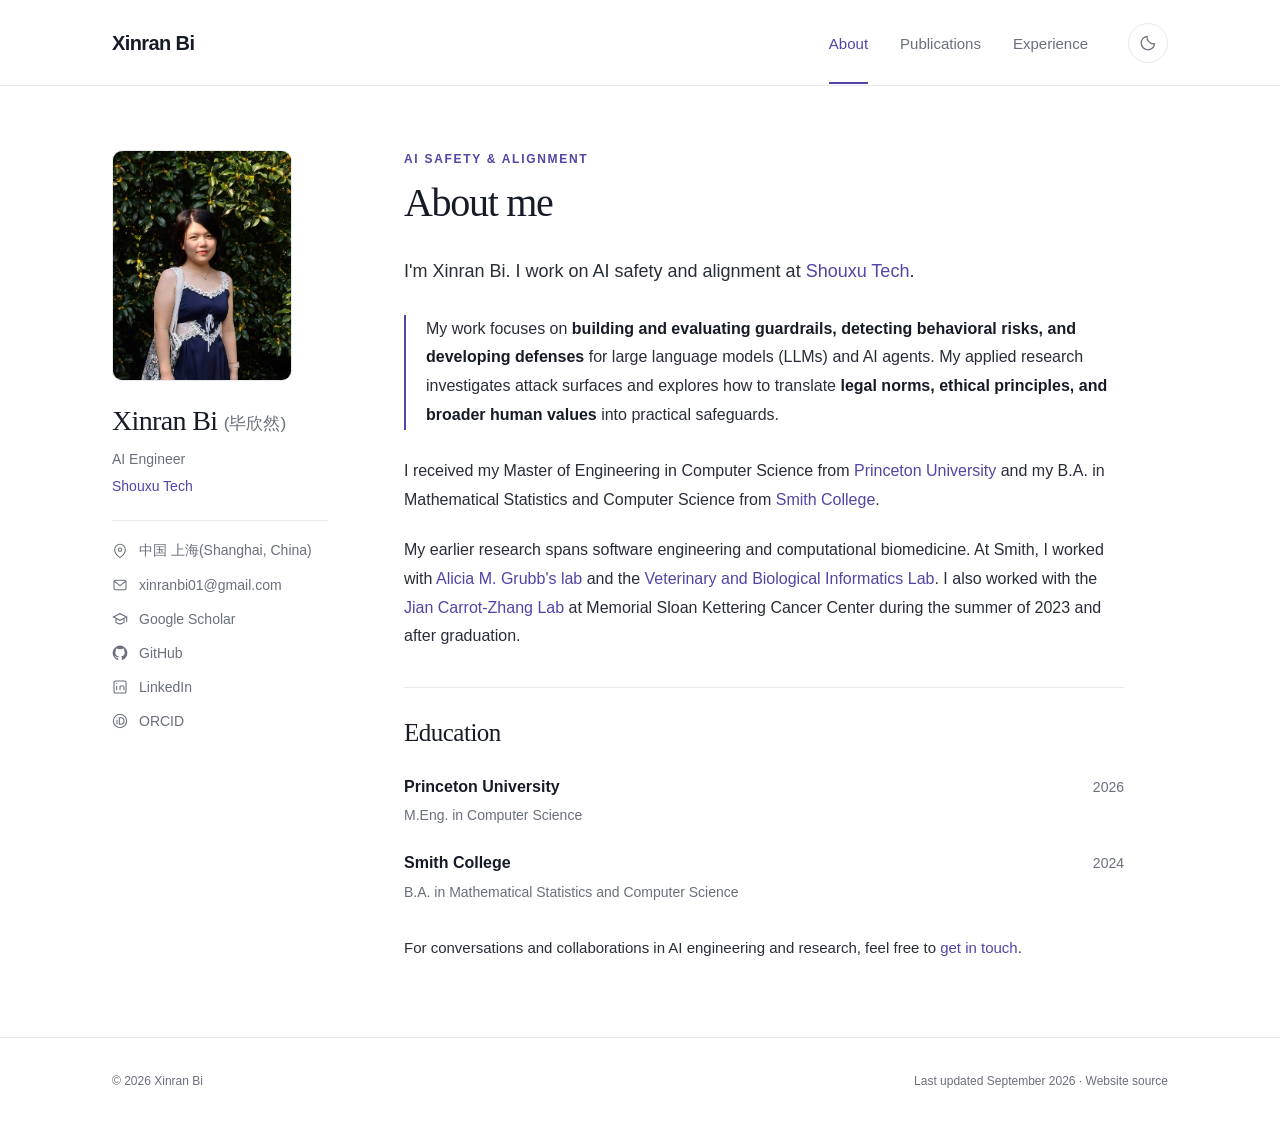
<file: index.html>
<!doctype html>
<html lang="en">
<head>
  <meta charset="utf-8">
  <meta name="viewport" content="width=device-width, initial-scale=1">
  <title>Xinran Bi | AI Safety & Alignment</title>
  <meta name="description" content="Xinran Bi is an AI Engineer working on guardrails, behavioral risk detection, and defenses for LLMs and AI agents, with a focus on safety and alignment.">
  <meta name="author" content="Xinran Bi">
  <link rel="canonical" href="https://violetbi.github.io/">
  <meta property="og:type" content="website">
  <meta property="og:title" content="Xinran Bi | AI Safety & Alignment">
  <meta property="og:description" content="Engineering and applied research on the safety, security, and alignment of large language models and AI agents.">
  <meta property="og:url" content="https://violetbi.github.io/">
  <link rel="icon" href="/favicon.svg" type="image/svg+xml">
  <link rel="stylesheet" href="/site.css">
  <script src="/theme.js"></script>
</head>
<body>
  <a class="skip-link" href="#main">Skip to content</a>
  <header class="masthead">
    <div class="header-inner">
      <a class="brand" href="/">Xinran Bi</a>
      <nav class="site-nav" aria-label="Main navigation">
        <a href="/" aria-current="page">About</a>
        <a href="/publications.html">Publications</a>
        <a href="/experience.html">Experience</a>
      </nav>
      <button class="theme-toggle" type="button" aria-label="Switch to dark theme" aria-pressed="false">
        <svg class="moon" viewBox="0 0 24 24" fill="none" stroke="currentColor" stroke-width="1.6" aria-hidden="true"><path d="M20.8 13.2A9 9 0 0 1 10.8 3.1 9 9 0 1 0 20.8 13.2Z"/></svg>
        <svg class="sun" viewBox="0 0 24 24" fill="none" stroke="currentColor" stroke-width="1.6" aria-hidden="true"><circle cx="12" cy="12" r="4"/><path d="M12 2v2m0 16v2M2 12h2m16 0h2M5 5l1.5 1.5m11 11L19 19M5 19l1.5-1.5m11-11L19 5"/></svg>
      </button>
    </div>
  </header>
  <div class="layout">
    <aside class="profile" aria-label="Xinran Bi's profile">
      <img class="portrait" src="/xinran-bi.jpg" width="827" height="1063" alt="Portrait of Xinran Bi" fetchpriority="high">
      <h2 class="profile-name">Xinran Bi <span class="name-cn">(毕欣然)</span></h2>
      <p class="profile-focus">AI Engineer</p>
      <p class="affiliation"><a href="https://www.shouxu.tech/zh">Shouxu Tech</a></p>
      <ul class="profile-links">
        <li class="profile-location"><svg viewBox="0 0 24 24" fill="none" stroke="currentColor" stroke-width="1.6" aria-hidden="true"><path d="M20 10c0 6-8 12-8 12S4 16 4 10a8 8 0 1 1 16 0Z"/><circle cx="12" cy="10" r="2.5"/></svg><span>中国 上海<span class="location-en"> (Shanghai, China)</span></span></li>
        <li class="profile-email"><a class="email" href="mailto:xinranbi01@gmail.com"><svg viewBox="0 0 24 24" fill="none" stroke="currentColor" stroke-width="1.6" aria-hidden="true"><rect x="3" y="5" width="18" height="14" rx="2"/><path d="m3 6 9 7 9-7"/></svg>xinranbi01@gmail.com</a></li>
        <li><a href="https://scholar.google.com/citations?user=RRVMsBoAAAAJ&amp;hl=en"><svg viewBox="0 0 24 24" fill="none" stroke="currentColor" stroke-width="1.6" aria-hidden="true"><path d="m2 9 10-5 10 5-10 5-10-5Zm4 2v6c4 3 8 3 12 0v-6m4-2v8"/></svg>Google Scholar</a></li>
        <li><a href="https://github.com/violetbi"><svg viewBox="0 0 24 24" fill="currentColor" aria-hidden="true"><path d="M12 .9A11.1 11.1 0 0 0 8.5 22.5c.55.1.76-.24.76-.54v-2.1c-3.1.67-3.76-1.32-3.76-1.32-.5-1.28-1.23-1.62-1.23-1.62-1-.69.08-.67.08-.67 1.11.08 1.69 1.14 1.69 1.14.99 1.69 2.6 1.2 3.23.92.1-.72.39-1.2.7-1.47-2.48-.28-5.09-1.24-5.09-5.52 0-1.22.44-2.22 1.15-3-.11-.28-.5-1.42.11-2.95 0 0 .94-.3 3.06 1.14a10.7 10.7 0 0 1 5.57 0c2.12-1.44 3.05-1.14 3.05-1.14.61 1.53.23 2.67.11 2.95.72.78 1.15 1.78 1.15 3 0 4.3-2.61 5.24-5.1 5.52.4.35.76 1.02.76 2.06v3.06c0 .3.2.65.77.54A11.1 11.1 0 0 0 12 .9Z"/></svg>GitHub</a></li>
        <li><a href="https://www.linkedin.com/in/xinranbi/"><svg viewBox="0 0 24 24" fill="none" stroke="currentColor" stroke-width="1.6" aria-hidden="true"><rect x="3" y="3" width="18" height="18" rx="2"/><path d="M7 10v7m0-11v1m5 10v-7m0 3a3 3 0 0 1 6 0v4"/></svg>LinkedIn</a></li>
        <li><a href="https://orcid.org/0009-0007-6651-6906"><svg viewBox="0 0 24 24" fill="none" stroke="currentColor" stroke-width="1.6" aria-hidden="true"><circle cx="12" cy="12" r="10"/><path d="M7.5 10v7m0-10v1M11 7h2a5 5 0 0 1 0 10h-2V7Z"/></svg>ORCID</a></li>
      </ul>
    </aside>
    <main class="content" id="main">
      <p class="eyebrow">AI safety & alignment</p>
      <h1>About me</h1>
      <p class="lead">I'm Xinran Bi. I work on AI safety and alignment at <a href="https://www.shouxu.tech/zh">Shouxu Tech</a>. </p>
      <div class="research-copy">
        <p>My work focuses on <strong>building and evaluating guardrails, detecting behavioral risks, and developing defenses</strong> for large language models (LLMs) and AI agents. My applied research investigates attack surfaces and explores how to translate <strong>legal norms, ethical principles, and broader human values</strong> into practical safeguards.</p>
      </div>
      <p>I received my Master of Engineering in Computer Science from <a href="https://www.princeton.edu/">Princeton University</a> and my B.A. in Mathematical Statistics and Computer Science from <a href="https://www.smith.edu/">Smith College</a>.</p>
      <p>My earlier research spans software engineering and computational biomedicine. At Smith, I worked with <a href="https://amgrubb.github.io/grubb-lab/">Alicia M. Grubb's lab</a> and the <a href="https://vbilsmith.github.io/">Veterinary and Biological Informatics Lab</a>. I also worked with the <a href="https://www.mskcc.org/research-areas/labs/members/xinran-bi">Jian Carrot-Zhang Lab</a> at Memorial Sloan Kettering Cancer Center during the summer of 2023 and after graduation.</p>
      <section class="section" aria-labelledby="education-heading">
        <h2 id="education-heading">Education</h2>
        <ul class="education">
          <li><div><span class="school">Princeton University</span><span class="degree">M.Eng. in Computer Science</span></div><time datetime="2026">2026</time></li>
          <li><div><span class="school">Smith College</span><span class="degree">B.A. in Mathematical Statistics and Computer Science</span></div><time datetime="2024">2024</time></li>
        </ul>
      </section>
      <p class="contact-note">For conversations and collaborations in AI engineering and research, feel free to <a href="mailto:xinranbi01@gmail.com">get in touch</a>.</p>
    </main>
  </div>
  <footer class="site-footer"><div class="footer-inner"><p>© 2026 Xinran Bi</p><p>Last updated September 2026 · <a href="https://github.com/violetbi/violetbi.github.io">Website source</a></p></div></footer>
</body>
</html>
</file>
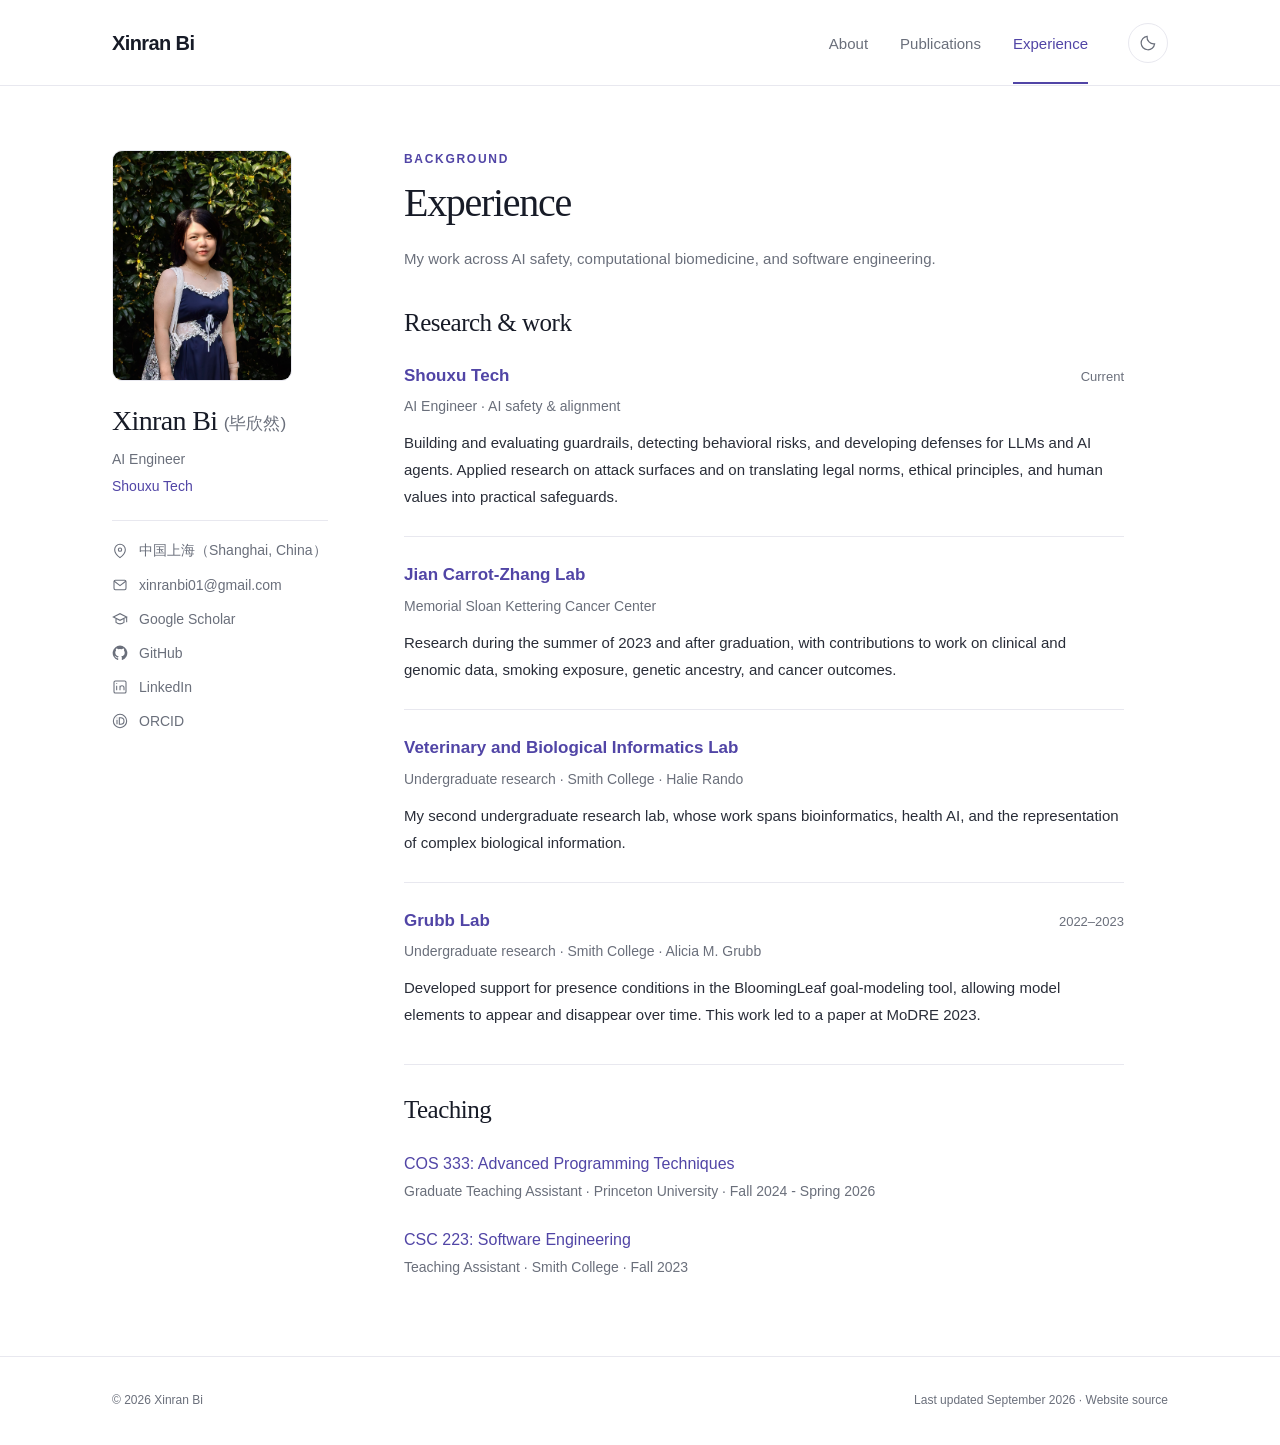
<file: experience.html>
<!doctype html>
<html lang="en">
<head>
  <meta charset="utf-8">
  <meta name="viewport" content="width=device-width, initial-scale=1">
  <title>Experience | Xinran Bi</title>
  <meta name="description" content="Xinran Bi’s research and work at Shouxu Tech, Memorial Sloan Kettering Cancer Center, and Smith College.">
  <meta name="author" content="Xinran Bi">
  <link rel="canonical" href="https://violetbi.github.io/experience.html">
  <meta property="og:type" content="website">
  <meta property="og:title" content="Experience | Xinran Bi">
  <meta property="og:description" content="Xinran Bi’s research and work at Shouxu Tech, Memorial Sloan Kettering Cancer Center, and Smith College.">
  <meta property="og:url" content="https://violetbi.github.io/experience.html">
  <link rel="icon" href="/favicon.svg" type="image/svg+xml">
  <link rel="stylesheet" href="/site.css">
  <script src="/theme.js"></script>
</head>
<body>
  <a class="skip-link" href="#main">Skip to content</a>
  <header class="masthead">
    <div class="header-inner">
      <a class="brand" href="/">Xinran Bi</a>
      <nav class="site-nav" aria-label="Main navigation">
        <a href="/">About</a>
        <a href="/publications.html">Publications</a>
        <a href="/experience.html" aria-current="page">Experience</a>
      </nav>
      <button class="theme-toggle" type="button" aria-label="Switch to dark theme" aria-pressed="false">
        <svg class="moon" viewBox="0 0 24 24" fill="none" stroke="currentColor" stroke-width="1.6" aria-hidden="true"><path d="M20.8 13.2A9 9 0 0 1 10.8 3.1 9 9 0 1 0 20.8 13.2Z"/></svg>
        <svg class="sun" viewBox="0 0 24 24" fill="none" stroke="currentColor" stroke-width="1.6" aria-hidden="true"><circle cx="12" cy="12" r="4"/><path d="M12 2v2m0 16v2M2 12h2m16 0h2M5 5l1.5 1.5m11 11L19 19M5 19l1.5-1.5m11-11L19 5"/></svg>
      </button>
    </div>
  </header>
  <div class="layout">
    <aside class="profile" aria-label="Xinran Bi's profile">
      <img class="portrait" src="/xinran-bi.jpg" width="827" height="1063" alt="Portrait of Xinran Bi" fetchpriority="high">
      <h2 class="profile-name">Xinran Bi <span class="name-cn">(毕欣然)</span></h2>
      <p class="profile-focus">AI Engineer</p>
      <p class="affiliation"><a href="https://www.shouxu.tech/zh">Shouxu Tech</a></p>
      <ul class="profile-links">
        <li class="profile-location"><svg viewBox="0 0 24 24" fill="none" stroke="currentColor" stroke-width="1.6" aria-hidden="true"><path d="M20 10c0 6-8 12-8 12S4 16 4 10a8 8 0 1 1 16 0Z"/><circle cx="12" cy="10" r="2.5"/></svg><span>中国上海<span class="location-en">（Shanghai, China）</span></span></li>
        <li class="profile-email"><a class="email" href="mailto:xinranbi01@gmail.com"><svg viewBox="0 0 24 24" fill="none" stroke="currentColor" stroke-width="1.6" aria-hidden="true"><rect x="3" y="5" width="18" height="14" rx="2"/><path d="m3 6 9 7 9-7"/></svg>xinranbi01@gmail.com</a></li>
        <li><a href="https://scholar.google.com/citations?user=RRVMsBoAAAAJ&amp;hl=en"><svg viewBox="0 0 24 24" fill="none" stroke="currentColor" stroke-width="1.6" aria-hidden="true"><path d="m2 9 10-5 10 5-10 5-10-5Zm4 2v6c4 3 8 3 12 0v-6m4-2v8"/></svg>Google Scholar</a></li>
        <li><a href="https://github.com/violetbi"><svg viewBox="0 0 24 24" fill="currentColor" aria-hidden="true"><path d="M12 .9A11.1 11.1 0 0 0 8.5 22.5c.55.1.76-.24.76-.54v-2.1c-3.1.67-3.76-1.32-3.76-1.32-.5-1.28-1.23-1.62-1.23-1.62-1-.69.08-.67.08-.67 1.11.08 1.69 1.14 1.69 1.14.99 1.69 2.6 1.2 3.23.92.1-.72.39-1.2.7-1.47-2.48-.28-5.09-1.24-5.09-5.52 0-1.22.44-2.22 1.15-3-.11-.28-.5-1.42.11-2.95 0 0 .94-.3 3.06 1.14a10.7 10.7 0 0 1 5.57 0c2.12-1.44 3.05-1.14 3.05-1.14.61 1.53.23 2.67.11 2.95.72.78 1.15 1.78 1.15 3 0 4.3-2.61 5.24-5.1 5.52.4.35.76 1.02.76 2.06v3.06c0 .3.2.65.77.54A11.1 11.1 0 0 0 12 .9Z"/></svg>GitHub</a></li>
        <li><a href="https://www.linkedin.com/in/xinranbi/"><svg viewBox="0 0 24 24" fill="none" stroke="currentColor" stroke-width="1.6" aria-hidden="true"><rect x="3" y="3" width="18" height="18" rx="2"/><path d="M7 10v7m0-11v1m5 10v-7m0 3a3 3 0 0 1 6 0v4"/></svg>LinkedIn</a></li>
        <li><a href="https://orcid.org/0009-0007-6651-6906"><svg viewBox="0 0 24 24" fill="none" stroke="currentColor" stroke-width="1.6" aria-hidden="true"><circle cx="12" cy="12" r="10"/><path d="M7.5 10v7m0-10v1M11 7h2a5 5 0 0 1 0 10h-2V7Z"/></svg>ORCID</a></li>
      </ul>
    </aside>
    <main class="content" id="main">
      <p class="eyebrow">Background</p>
      <h1>Experience</h1>
      <p class="page-intro">My work across AI safety, computational biomedicine, and software engineering.</p>
      <section aria-labelledby="research-heading">
        <h2 id="research-heading">Research &amp; work</h2>
        <article class="experience-item">
          <div class="experience-top"><h3><a href="https://www.shouxu.tech/zh">Shouxu Tech</a></h3><span class="period">Current</span></div>
          <p class="institution">AI Engineer · AI safety &amp; alignment</p>
          <p>Building and evaluating guardrails, detecting behavioral risks, and developing defenses for LLMs and AI agents. Applied research on attack surfaces and on translating legal norms, ethical principles, and human values into practical safeguards.</p>
        </article>
        <article class="experience-item">
          <h3><a href="https://www.mskcc.org/research-areas/labs/members/xinran-bi">Jian Carrot-Zhang Lab</a></h3>
          <p class="institution">Memorial Sloan Kettering Cancer Center</p>
          <p>Research during the summer of 2023 and after graduation, with contributions to work on clinical and genomic data, smoking exposure, genetic ancestry, and cancer outcomes.</p>
        </article>
        <article class="experience-item">
          <h3><a href="https://vbilsmith.github.io/">Veterinary and Biological Informatics Lab</a></h3>
          <p class="institution">Undergraduate research · Smith College · Halie Rando</p>
          <p>My second undergraduate research lab, whose work spans bioinformatics, health AI, and the representation of complex biological information.</p>
        </article>
        <article class="experience-item">
          <div class="experience-top"><h3><a href="https://amgrubb.github.io/grubb-lab/">Grubb Lab</a></h3><span class="period">2022–2023</span></div>
          <p class="institution">Undergraduate research · Smith College · Alicia M. Grubb</p>
          <p>Developed support for presence conditions in the BloomingLeaf goal-modeling tool, allowing model elements to appear and disappear over time. This work led to a paper at MoDRE 2023.</p>
        </article>
      </section>
      <section class="section" aria-labelledby="teaching-heading">
        <h2 id="teaching-heading">Teaching</h2>
        <ul class="teaching-list">
          <li><a href="https://www.cs.princeton.edu/courses/archive/spr26/cos333/">COS 333: Advanced Programming Techniques</a>Graduate Teaching Assistant · Princeton University · Fall 2024 - Spring 2026</li>
          <li><a href="https://deadroxy.com/syllabi/CSC223-F23.pdf">CSC 223: Software Engineering</a>Teaching Assistant · Smith College · Fall 2023</li>
        </ul>
      </section>
    </main>
  </div>
  <footer class="site-footer"><div class="footer-inner"><p>© 2026 Xinran Bi</p><p>Last updated September 2026 · <a href="https://github.com/violetbi/violetbi.github.io">Website source</a></p></div></footer>
</body>
</html>
</file>
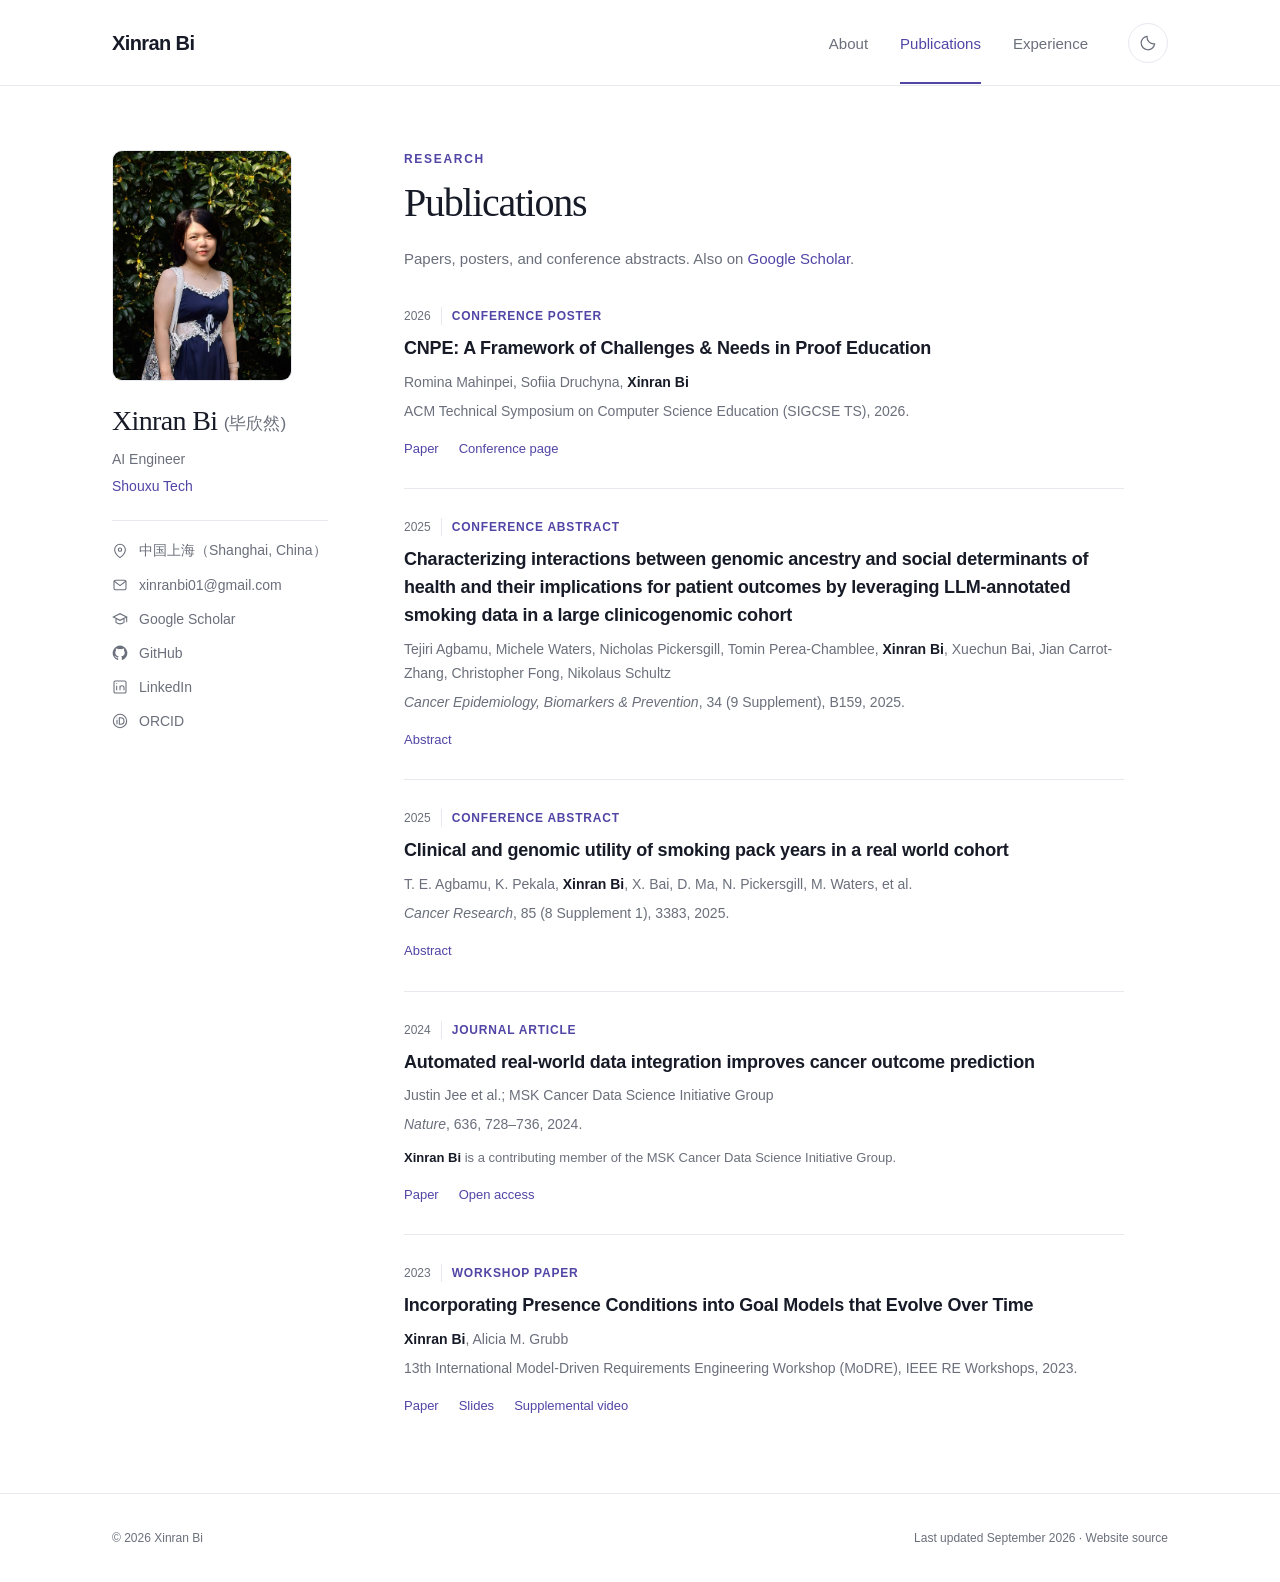
<file: publications.html>
<!doctype html>
<html lang="en">
<head>
  <meta charset="utf-8">
  <meta name="viewport" content="width=device-width, initial-scale=1">
  <title>Publications | Xinran Bi</title>
  <meta name="description" content="Publications by Xinran Bi in computer science education, computational oncology, and software engineering.">
  <meta name="author" content="Xinran Bi">
  <link rel="canonical" href="https://violetbi.github.io/publications.html">
  <meta property="og:type" content="website">
  <meta property="og:title" content="Publications | Xinran Bi">
  <meta property="og:description" content="Publications by Xinran Bi in computer science education, computational oncology, and software engineering.">
  <meta property="og:url" content="https://violetbi.github.io/publications.html">
  <link rel="icon" href="/favicon.svg" type="image/svg+xml">
  <link rel="stylesheet" href="/site.css">
  <script src="/theme.js"></script>
</head>
<body>
  <a class="skip-link" href="#main">Skip to content</a>
  <header class="masthead">
    <div class="header-inner">
      <a class="brand" href="/">Xinran Bi</a>
      <nav class="site-nav" aria-label="Main navigation">
        <a href="/">About</a>
        <a href="/publications.html" aria-current="page">Publications</a>
        <a href="/experience.html">Experience</a>
      </nav>
      <button class="theme-toggle" type="button" aria-label="Switch to dark theme" aria-pressed="false">
        <svg class="moon" viewBox="0 0 24 24" fill="none" stroke="currentColor" stroke-width="1.6" aria-hidden="true"><path d="M20.8 13.2A9 9 0 0 1 10.8 3.1 9 9 0 1 0 20.8 13.2Z"/></svg>
        <svg class="sun" viewBox="0 0 24 24" fill="none" stroke="currentColor" stroke-width="1.6" aria-hidden="true"><circle cx="12" cy="12" r="4"/><path d="M12 2v2m0 16v2M2 12h2m16 0h2M5 5l1.5 1.5m11 11L19 19M5 19l1.5-1.5m11-11L19 5"/></svg>
      </button>
    </div>
  </header>
  <div class="layout">
    <aside class="profile" aria-label="Xinran Bi's profile">
      <img class="portrait" src="/xinran-bi.jpg" width="827" height="1063" alt="Portrait of Xinran Bi" fetchpriority="high">
      <h2 class="profile-name">Xinran Bi <span class="name-cn">(毕欣然)</span></h2>
      <p class="profile-focus">AI Engineer</p>
      <p class="affiliation"><a href="https://www.shouxu.tech/zh">Shouxu Tech</a></p>
      <ul class="profile-links">
        <li class="profile-location"><svg viewBox="0 0 24 24" fill="none" stroke="currentColor" stroke-width="1.6" aria-hidden="true"><path d="M20 10c0 6-8 12-8 12S4 16 4 10a8 8 0 1 1 16 0Z"/><circle cx="12" cy="10" r="2.5"/></svg><span>中国上海<span class="location-en">（Shanghai, China）</span></span></li>
        <li class="profile-email"><a class="email" href="mailto:xinranbi01@gmail.com"><svg viewBox="0 0 24 24" fill="none" stroke="currentColor" stroke-width="1.6" aria-hidden="true"><rect x="3" y="5" width="18" height="14" rx="2"/><path d="m3 6 9 7 9-7"/></svg>xinranbi01@gmail.com</a></li>
        <li><a href="https://scholar.google.com/citations?user=RRVMsBoAAAAJ&amp;hl=en"><svg viewBox="0 0 24 24" fill="none" stroke="currentColor" stroke-width="1.6" aria-hidden="true"><path d="m2 9 10-5 10 5-10 5-10-5Zm4 2v6c4 3 8 3 12 0v-6m4-2v8"/></svg>Google Scholar</a></li>
        <li><a href="https://github.com/violetbi"><svg viewBox="0 0 24 24" fill="currentColor" aria-hidden="true"><path d="M12 .9A11.1 11.1 0 0 0 8.5 22.5c.55.1.76-.24.76-.54v-2.1c-3.1.67-3.76-1.32-3.76-1.32-.5-1.28-1.23-1.62-1.23-1.62-1-.69.08-.67.08-.67 1.11.08 1.69 1.14 1.69 1.14.99 1.69 2.6 1.2 3.23.92.1-.72.39-1.2.7-1.47-2.48-.28-5.09-1.24-5.09-5.52 0-1.22.44-2.22 1.15-3-.11-.28-.5-1.42.11-2.95 0 0 .94-.3 3.06 1.14a10.7 10.7 0 0 1 5.57 0c2.12-1.44 3.05-1.14 3.05-1.14.61 1.53.23 2.67.11 2.95.72.78 1.15 1.78 1.15 3 0 4.3-2.61 5.24-5.1 5.52.4.35.76 1.02.76 2.06v3.06c0 .3.2.65.77.54A11.1 11.1 0 0 0 12 .9Z"/></svg>GitHub</a></li>
        <li><a href="https://www.linkedin.com/in/xinranbi/"><svg viewBox="0 0 24 24" fill="none" stroke="currentColor" stroke-width="1.6" aria-hidden="true"><rect x="3" y="3" width="18" height="18" rx="2"/><path d="M7 10v7m0-11v1m5 10v-7m0 3a3 3 0 0 1 6 0v4"/></svg>LinkedIn</a></li>
        <li><a href="https://orcid.org/0009-0007-6651-6906"><svg viewBox="0 0 24 24" fill="none" stroke="currentColor" stroke-width="1.6" aria-hidden="true"><circle cx="12" cy="12" r="10"/><path d="M7.5 10v7m0-10v1M11 7h2a5 5 0 0 1 0 10h-2V7Z"/></svg>ORCID</a></li>
      </ul>
    </aside>
    <main class="content" id="main">
      <p class="eyebrow">Research</p>
      <h1>Publications</h1>
      <p class="page-intro">Papers, posters, and conference abstracts. Also on <a href="https://scholar.google.com/citations?user=RRVMsBoAAAAJ&amp;hl=en">Google Scholar</a>.</p>
      <article class="publication">
        <div class="pub-meta"><time datetime="2026">2026</time><span class="pub-kind">Conference poster</span></div>
        <h2><a href="https://doi.org/10.1145/3770761.3777193">CNPE: A Framework of Challenges &amp; Needs in Proof Education</a></h2>
        <p class="authors">Romina Mahinpei, Sofiia Druchyna, <strong>Xinran Bi</strong></p>
        <p class="venue">ACM Technical Symposium on Computer Science Education (SIGCSE TS), 2026.</p>
        <div class="pub-links"><a href="https://doi.org/10.1145/3770761.3777193">Paper</a><a href="https://sigcse2026.sigcse.org/details/sigcse-ts-2026-posters/27/CNPE-A-Framework-of-Challenges-Needs-in-Proof-Education">Conference page</a></div>
      </article>
      <article class="publication">
        <div class="pub-meta"><time datetime="2025">2025</time><span class="pub-kind">Conference abstract</span></div>
        <h2><a href="https://aacrjournals.org/cebp/article/34/9_Supplement/B159/764754">Characterizing interactions between genomic ancestry and social determinants of health and their implications for patient outcomes by leveraging LLM-annotated smoking data in a large clinicogenomic cohort</a></h2>
        <p class="authors">Tejiri Agbamu, Michele Waters, Nicholas Pickersgill, Tomin Perea-Chamblee, <strong>Xinran Bi</strong>, Xuechun Bai, Jian Carrot-Zhang, Christopher Fong, Nikolaus Schultz</p>
        <p class="venue"><em>Cancer Epidemiology, Biomarkers &amp; Prevention</em>, 34 (9 Supplement), B159, 2025.</p>
        <div class="pub-links"><a href="https://aacrjournals.org/cebp/article/34/9_Supplement/B159/764754">Abstract</a></div>
      </article>
      <article class="publication">
        <div class="pub-meta"><time datetime="2025">2025</time><span class="pub-kind">Conference abstract</span></div>
        <h2><a href="https://aacrjournals.org/cancerres/article/85/8_Supplement_1/3383/755622/Abstract-3383-Clinical-and-genomic-utility-of">Clinical and genomic utility of smoking pack years in a real world cohort</a></h2>
        <p class="authors">T. E. Agbamu, K. Pekala, <strong>Xinran Bi</strong>, X. Bai, D. Ma, N. Pickersgill, M. Waters, et al.</p>
        <p class="venue"><em>Cancer Research</em>, 85 (8 Supplement 1), 3383, 2025.</p>
        <div class="pub-links"><a href="https://aacrjournals.org/cancerres/article/85/8_Supplement_1/3383/755622/Abstract-3383-Clinical-and-genomic-utility-of">Abstract</a></div>
      </article>
      <article class="publication">
        <div class="pub-meta"><time datetime="2024">2024</time><span class="pub-kind">Journal article</span></div>
        <h2><a href="https://doi.org/10.1038/s41586-024-08167-5">Automated real-world data integration improves cancer outcome prediction</a></h2>
        <p class="authors">Justin Jee et al.; MSK Cancer Data Science Initiative Group</p>
        <p class="venue"><em>Nature</em>, 636, 728–736, 2024.</p>
        <p class="pub-note"><strong>Xinran Bi</strong> is a contributing member of the MSK Cancer Data Science Initiative Group.</p>
        <div class="pub-links"><a href="https://doi.org/10.1038/s41586-024-08167-5">Paper</a><a href="https://pmc.ncbi.nlm.nih.gov/articles/PMC11655358/">Open access</a></div>
      </article>
      <article class="publication">
        <div class="pub-meta"><time datetime="2023">2023</time><span class="pub-kind">Workshop paper</span></div>
        <h2><a href="https://doi.org/10.1109/REW57809.2023.00053">Incorporating Presence Conditions into Goal Models that Evolve Over Time</a></h2>
        <p class="authors"><strong>Xinran Bi</strong>, Alicia M. Grubb</p>
        <p class="venue">13th International Model-Driven Requirements Engineering Workshop (MoDRE), IEEE RE Workshops, 2023.</p>
        <div class="pub-links"><a href="https://doi.org/10.1109/REW57809.2023.00053">Paper</a><a href="https://www.modre2023.ece.mcgill.ca/proceedings/MoDRE2023_6_presentation.pdf">Slides</a><a href="https://scholarworks.smith.edu/csc_facpubs/349/">Supplemental video</a></div>
      </article>
    </main>
  </div>
  <footer class="site-footer"><div class="footer-inner"><p>© 2026 Xinran Bi</p><p>Last updated September 2026 · <a href="https://github.com/violetbi/violetbi.github.io">Website source</a></p></div></footer>
</body>
</html>
</file>
<file: site.css>
:root{color-scheme:light;--bg:#fff;--text:#292d38;--heading:#171b27;--muted:#6a6f7b;--accent:#5145a6;--line:#e8e8ef;--soft:#f5f4fa;--focus:#7465cc}
:root[data-theme="dark"]{color-scheme:dark;--bg:#171922;--text:#d4d6e0;--heading:#f1f1f7;--muted:#a3a7b8;--accent:#b8aaf3;--line:#313441;--soft:#222431;--focus:#c9bdfa}
*{box-sizing:border-box}html{scroll-behavior:smooth}body{margin:0;background:var(--bg);color:var(--text);font-family:-apple-system,BlinkMacSystemFont,"Segoe UI",Arial,sans-serif;font-size:16px;line-height:1.8;-webkit-font-smoothing:antialiased}a{color:var(--accent);text-decoration:none;text-underline-offset:4px}a:hover{text-decoration:underline}a:focus-visible,button:focus-visible,summary:focus-visible{outline:2px solid var(--focus);outline-offset:5px;border-radius:2px}button{font:inherit}svg{display:block}p{margin:0 0 1.35rem}strong{font-weight:600;color:var(--heading)}
.skip-link{position:fixed;top:-100px;left:16px;padding:8px 16px;background:var(--bg);z-index:10}.skip-link:focus{top:8px}.masthead{border-bottom:1px solid var(--line)}.header-inner{max-width:1120px;margin:auto;min-height:85px;display:flex;align-items:center;gap:40px;padding:0 32px}.brand{font-size:20px;font-weight:650;letter-spacing:-.6px;color:var(--heading);margin-right:auto}.brand:hover{text-decoration:none}.site-nav{display:flex;gap:32px;align-items:center}.site-nav a{color:var(--muted);font-size:15px;padding:28px 0 26px;position:relative}.site-nav a:hover{color:var(--heading);text-decoration:none}.site-nav a[aria-current="page"]{color:var(--accent)}.site-nav a[aria-current="page"]:after{content:"";position:absolute;bottom:-1px;left:0;right:0;height:2px;background:var(--accent)}.theme-toggle{display:grid;place-items:center;width:40px;height:40px;flex-shrink:0;border:1px solid var(--line);border-radius:50%;background:transparent;color:var(--muted);cursor:pointer}.theme-toggle:hover{background:var(--soft);color:var(--accent)}.theme-toggle svg{width:18px;height:18px}.sun{display:none}[data-theme="dark"] .sun{display:block}[data-theme="dark"] .moon{display:none}
.layout{max-width:1120px;padding:64px 32px 76px;margin:auto;display:grid;grid-template-columns:216px minmax(0,1fr);gap:76px;min-height:calc(100vh - 174px)}.profile{align-self:start;position:sticky;top:36px}.portrait{display:block;width:180px;height:auto;aspect-ratio:827/1063;object-fit:cover;border-radius:10px;background:#fff;margin-bottom:23px;border:1px solid var(--line)}.profile-name{font-family:Georgia,"Times New Roman",serif;font-size:28px;line-height:1.2;font-weight:500;letter-spacing:-.65px;color:var(--heading);margin:0 0 10px}.profile-focus{color:var(--muted);font-size:14px;line-height:1.7;margin-bottom:2px}.affiliation{font-size:14px;margin-bottom:21px}.profile-links{list-style:none;padding:18px 0 0;margin:0;border-top:1px solid var(--line);display:grid;gap:9px}.profile-links a{display:flex;align-items:center;gap:11px;color:var(--muted);font-size:14px;line-height:1.65;min-height:25px}.profile-links a:hover{color:var(--accent)}.profile-links svg{height:16px;width:16px;flex-shrink:0;color:var(--muted)}.profile-links .email{font-size:14px;overflow-wrap:anywhere}.content{min-width:0;max-width:720px}.eyebrow{font-size:12px;letter-spacing:1.7px;font-weight:600;color:var(--accent);margin:0 0 10px;line-height:1.6;text-transform:uppercase}h1{font-family:Georgia,"Times New Roman",serif;font-weight:400;font-size:40px;letter-spacing:-1.3px;color:var(--heading);line-height:1.2;margin:0 0 28px}h2{font-family:Georgia,"Times New Roman",serif;font-weight:400;font-size:25px;letter-spacing:-.5px;line-height:1.3;color:var(--heading);margin:0 0 23px}h3{font-size:17px;font-weight:600;line-height:1.5;color:var(--heading);margin:0 0 6px}.lead{font-size:18px;line-height:1.8}.section{border-top:1px solid var(--line);padding-top:29px;margin-top:36px}.research-copy{border-left:2px solid var(--accent);padding-left:20px;margin:27px 0}.research-copy p:last-child{margin-bottom:0}.education{list-style:none;margin:0;padding:0;display:grid;gap:22px}.education li{display:flex;justify-content:space-between;align-items:baseline;gap:20px}.education .school{display:block;font-weight:600;color:var(--heading);font-size:16px}.education .degree{display:block;font-size:14px;color:var(--muted);line-height:1.6;margin-top:3px}.education time{font-size:14px;white-space:nowrap;color:var(--muted)}.contact-note{font-size:15px;margin-top:31px;margin-bottom:0}.page-intro{color:var(--muted);font-size:15px;margin-top:-10px;margin-bottom:35px}.publication{padding:0 0 28px;margin:0 0 29px;border-bottom:1px solid var(--line)}.publication:last-child{border-bottom:0;margin-bottom:0;padding-bottom:0}.pub-meta{display:flex;align-items:center;gap:10px;font-size:12px;color:var(--muted);line-height:1.5;margin-bottom:10px}.pub-kind{color:var(--accent);letter-spacing:.8px;text-transform:uppercase;font-size:12px;font-weight:600}.pub-meta time{padding-right:10px;border-right:1px solid var(--line)}.publication h2{font-family:inherit;font-size:18px;font-weight:600;letter-spacing:-.2px;line-height:1.55;margin:0 0 8px}.publication h2 a{color:var(--heading)}.authors{font-size:14px;line-height:1.7;color:var(--muted);margin:0 0 4px}.venue{font-size:14px;color:var(--muted);margin:0}.pub-note{font-size:13px;color:var(--muted);margin:9px 0 0}.pub-links{display:flex;gap:20px;margin-top:13px;font-size:13px}.experience-item{padding:0 0 26px;margin-bottom:25px;border-bottom:1px solid var(--line)}.experience-item:last-child{border:0;padding:0;margin:0}.experience-top{display:flex;gap:20px;justify-content:space-between;align-items:baseline}.experience-top time,.period{font-size:13px;color:var(--muted);white-space:nowrap}.experience-item .institution{font-size:14px;color:var(--muted);margin:0 0 10px}.experience-item p:last-child{font-size:15px;margin-bottom:0}.teaching-list{list-style:none;margin:0;padding:0;display:grid;gap:22px}.teaching-list li{font-size:14px;color:var(--muted)}.teaching-list a{font-size:16px;display:block}.site-footer{border-top:1px solid var(--line);color:var(--muted);font-size:12px}.footer-inner{max-width:1120px;margin:auto;min-height:88px;display:flex;gap:20px;justify-content:space-between;align-items:center;padding:20px 32px}.footer-inner p{margin:0}.footer-inner a{color:var(--muted)}
@media(min-width:1400px){.layout{padding-top:74px}}
@media(max-width:900px){.layout{gap:42px;grid-template-columns:190px minmax(0,1fr)}.header-inner{gap:25px}.site-nav{gap:24px}.portrait{width:165px}}
@media(max-width:680px){.header-inner{padding:0 22px;gap:16px;min-height:73px;flex-wrap:wrap}.brand{font-size:18px}.site-nav{gap:20px;order:3;width:100%;border-top:1px solid var(--line)}.site-nav a{padding:12px 0;font-size:14px}.theme-toggle{width:34px;height:34px;margin:16px 0}.layout{display:block;padding:32px 23px 50px;min-height:0}.profile{position:static;display:grid;grid-template-columns:100px minmax(0,1fr);column-gap:23px;padding-bottom:30px;margin-bottom:33px;border-bottom:1px solid var(--line)}.portrait{width:100px;border-radius:7px;grid-column:1;grid-row:1 / 5;margin:0}.profile-name{grid-column:2;font-size:27px;margin-top:3px;align-self:end}.profile-focus,.affiliation{grid-column:2;margin-bottom:0;font-size:13px}.profile-links{grid-column:1 / -1;display:flex;flex-wrap:wrap;gap:8px 20px;border:0;padding-top:20px}.profile-links a{font-size:14px;gap:7px;min-height:30px}.profile-links li:first-child,.profile-links .profile-email{width:100%}.profile-links .email{font-size:14px}.profile-links svg{width:14px;height:14px}h1{font-size:35px;margin-bottom:24px}.eyebrow{font-size:12px}.lead{font-size:17px}h2{font-size:24px}.education li{gap:12px}.education .degree{font-size:14px}.experience-top{display:block}.experience-top .period{display:block;margin-bottom:7px}.footer-inner{padding:22px 23px;min-height:90px;align-items:flex-start;flex-direction:column;gap:3px}.publication h2{font-size:17px}.research-copy{padding-left:17px}.section{margin-top:30px}}
@media(prefers-reduced-motion:reduce){html{scroll-behavior:auto}}
@media print{.masthead,.theme-toggle,.site-footer,.skip-link{display:none}.layout{display:block;padding:0}.profile{position:static;float:left;width:180px;margin:0 30px 20px 0}.portrait{width:120px}.content{max-width:none}.publication,.experience-item{break-inside:avoid}:root{--bg:#fff;--text:#222;--heading:#111;--muted:#555;--accent:#333;--line:#ddd}}

.name-cn{display:inline-block;font-family:"PingFang SC","Microsoft YaHei",sans-serif;font-size:.62em;font-weight:400;letter-spacing:0;color:var(--muted);vertical-align:.1em;white-space:nowrap}

.profile-location{display:flex;align-items:flex-start;gap:11px;color:var(--muted);font-size:14px;line-height:1.65;min-height:25px}.profile-location svg{margin-top:4px}.location-en{display:inline-block;white-space:nowrap}
</file>
